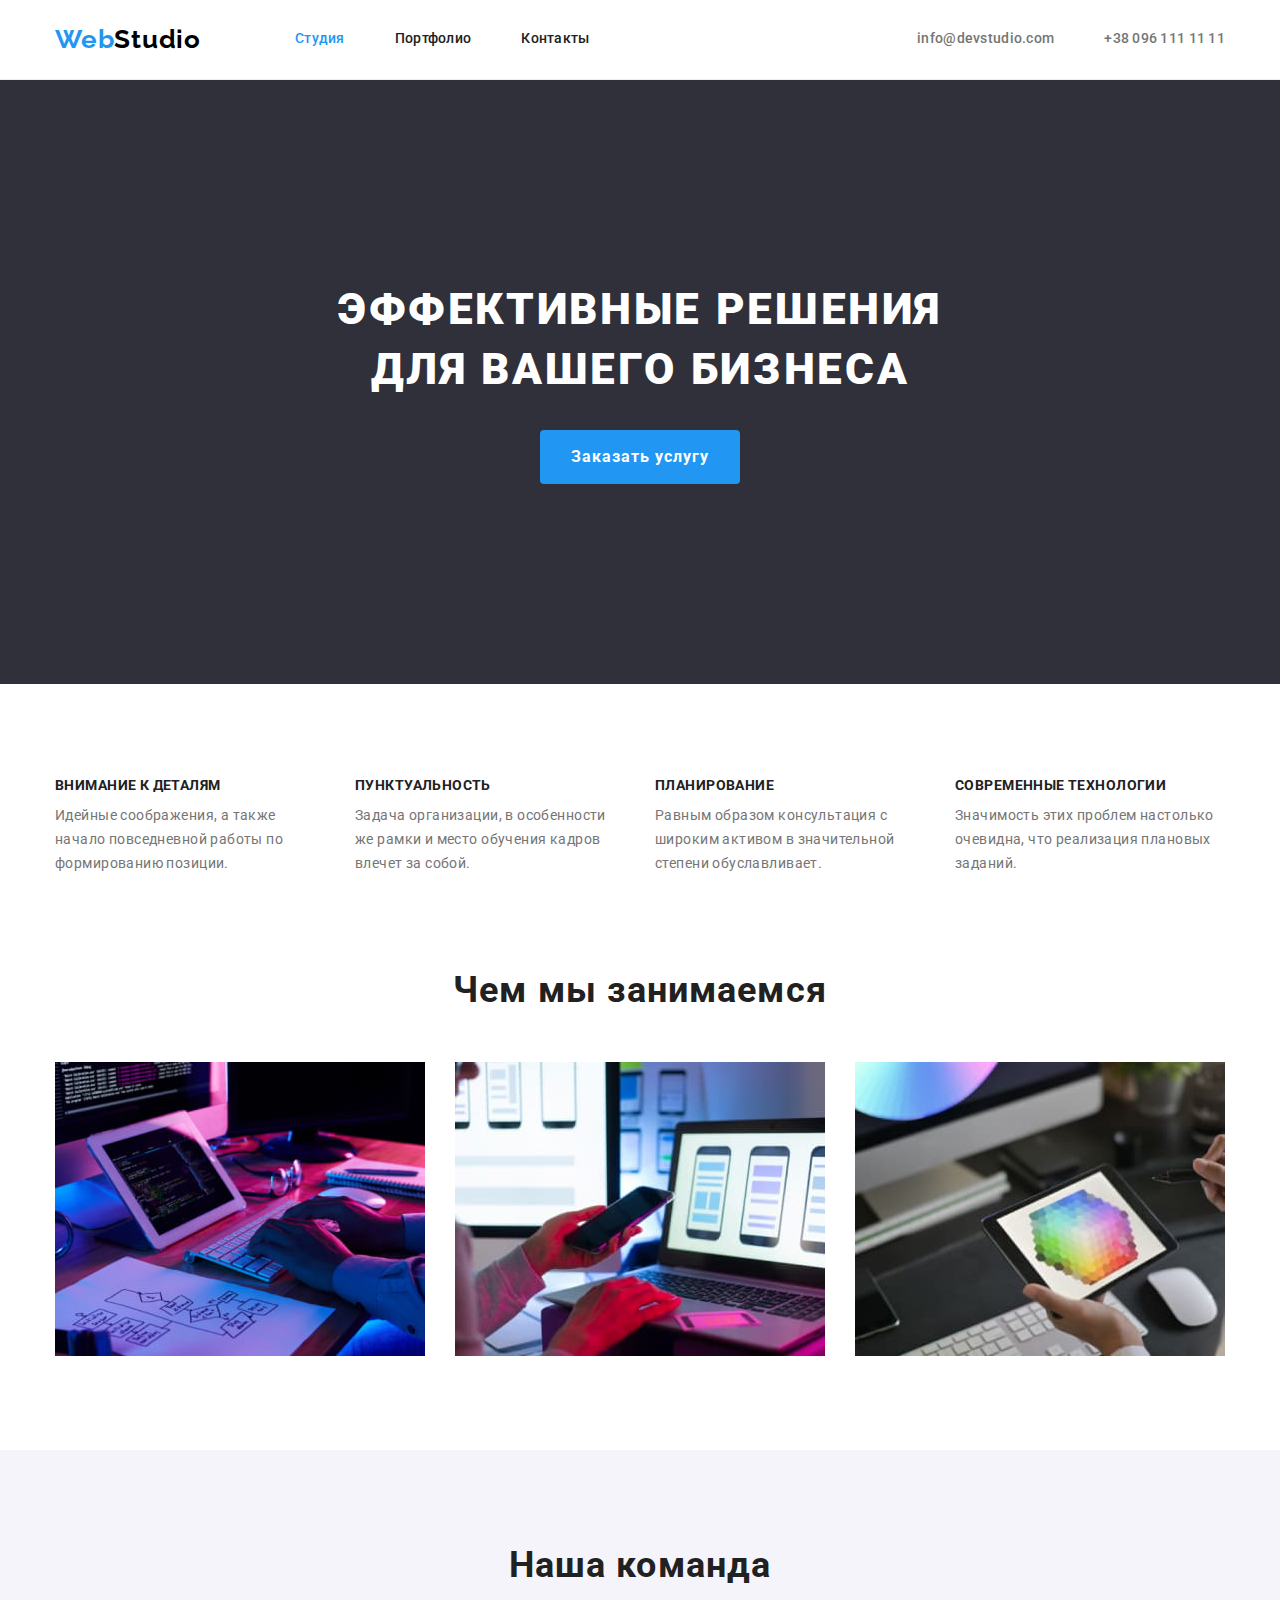
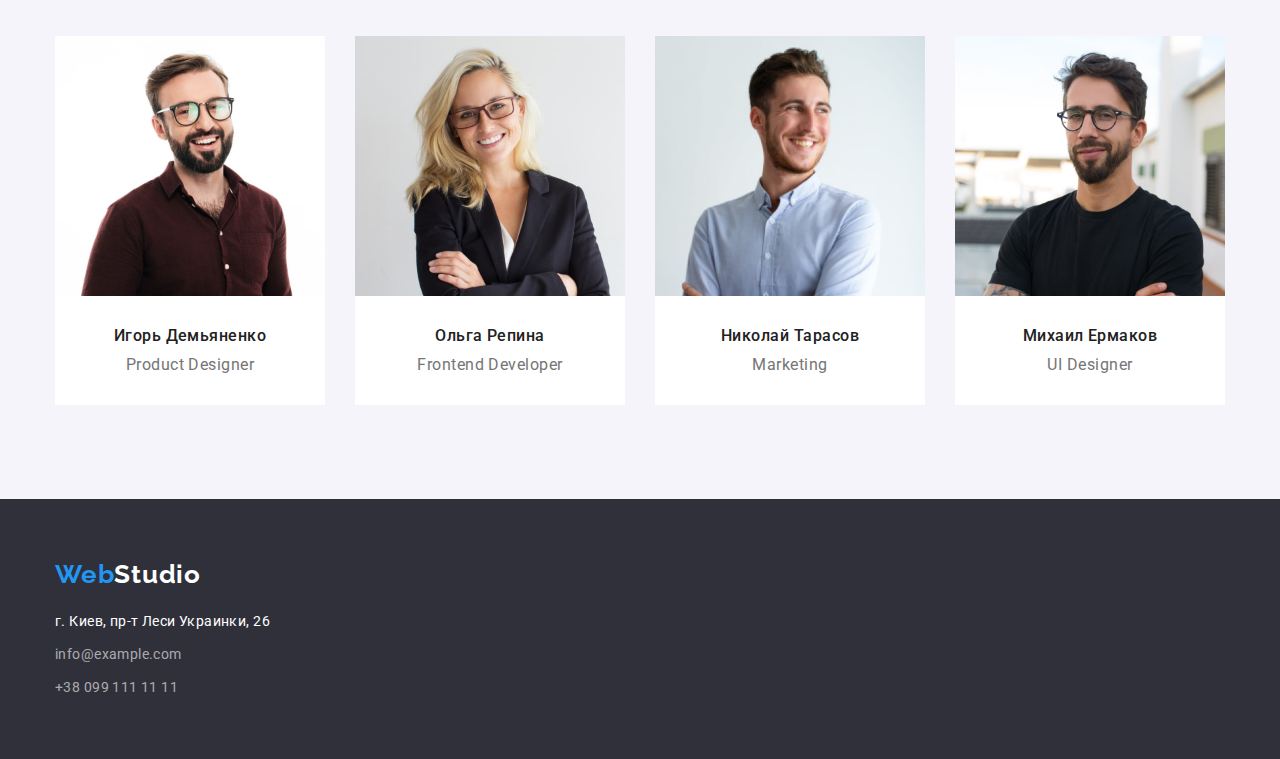
<file: index.html>
<!DOCTYPE html>
<html lang="ru">
  <head>
    <meta charset="UTF-8" />
    <meta http-equiv="X-UA-Compatible" content="IE=edge" />
    <meta name="viewport" content="width=device-width, initial-scale=1.0" />
    <title>Studio-Main</title>
    <!-- Google Fonts -->
    <link rel="preconnect" href="https://fonts.googleapis.com" />
    <link rel="preconnect" href="https://fonts.gstatic.com" crossorigin />
    <link
      href="https://fonts.googleapis.com/css2?family=Raleway:wght@700&family=Roboto:wght@400;500;700;900&display=swap"
      rel="stylesheet"
    />
    <!-- Modern Normalize -->
    <link
      rel="stylesheet"
      href="https://cdn.jsdelivr.net/npm/modern-normalize@1.1.0/modern-normalize.min.css"
    />
    <!-- Styles CSS -->
    <link rel="stylesheet" href="./CSS/styles.css" />
  </head>

  <body class="main-body">
    <!-- ===HEADER=== -->
    <header class="header">
      <div class="container hdr-container">
        <a id="WebStudio" href="#WebStudio" lang="en" class="logo link">
          Web<span class="h-logo-s">Studio</span>
        </a>
        <nav class="navigation">
          <ul class="nav-list hdr-container list">
            <li class="nav-list-item">
              <a class="nav-list-link current link" href="./index.html"
                >Студия</a
              >
            </li>
            <li class="nav-list-item">
              <a class="nav-list-link link" href="./portfolio.html"
                >Портфолио</a
              >
            </li>
            <li class="nav-list-item">
              <a class="nav-list-link link" href="./contacts.html">Контакты</a>
            </li>
          </ul>
        </nav>
        <ul class="header-contacts hdr-container list">
          <li class="header-contacts-list">
            <a
              class="header-contacts-list-item link"
              href="mailto:info@devstudio.com"
              >info@devstudio.com</a
            >
          </li>
          <li class="header-contacts-list">
            <a class="header-contacts-list-item link" href="tel:+380961111111"
              >+38 096 111 11 11</a
            >
          </li>
        </ul>
      </div>
    </header>

    <!-- ===MAIN=== -->
    <main class="main">
      <!-- MAIN - SECTION-1 "hero" -->
      <section class="hero">
        <h1 class="hero-title">
          Эффективные решения <br />
          для вашего бизнеса
        </h1>
        <button class="hero-btn" type="button">Заказать услугу</button>
      </section>

      <!-- MAIN - SECTION-2 "activity" (DIV-1, DIV-2) -->
      <section class="activity section">
        <!--Характерные черты компании-->
        <!-- DIV-1 - "description" -->
        <div class="description container">
          <h2 class="desc-title visually-hidden">Ориентиры компании</h2>
          <ul class="desc-list list">
            <li class="desc-list-item">
              <h3 class="desc-item-title">Внимание к деталям</h3>
              <p class="desc-item-text">
                Идейные соображения, а также начало повседневной работы по
                формированию позиции.
              </p>
            </li>
            <li class="desc-list-item">
              <h3 class="desc-item-title">Пунктуальность</h3>
              <p class="desc-item-text">
                Задача организации, в особенности же рамки и место обучения
                кадров влечет за собой.
              </p>
            </li>
            <li class="desc-list-item">
              <h3 class="desc-item-title">Планирование</h3>
              <p class="desc-item-text">
                Равным образом консультация с широким активом в значительной
                степени обуславливает.
              </p>
            </li>
            <li class="desc-list-item">
              <h3 class="desc-item-title">Современные технологии</h3>
              <p class="desc-item-text">
                Значимость этих проблем настолько очевидна, что реализация
                плановых заданий.
              </p>
            </li>
          </ul>
        </div>

        <!-- DIV-2 - "workspace" -->
        <div class="workspace container">
          <h2 class="workspace-title">Чем мы занимаемся</h2>
          <ul class="work-title-list list">
            <li class="work-list-item">
              <img
                class="work-item-img"
                src="./images/what-we-doing/box-1.jpg"
                alt="what-we-doing"
                width="370"
                height="294"
              />
            </li>
            <li class="work-list-item">
              <img
                class="work-item-img"
                src="./images/what-we-doing/box-2.jpg"
                alt="what-we-doing"
                width="370"
                height="294"
              />
            </li>
            <li class="work-list-item">
              <img
                class="work-item-img"
                src="./images/what-we-doing/box-3.jpg"
                alt="what-we-doing"
                width="370"
                height="294"
              />
            </li>
          </ul>
        </div>
      </section>

      <!-- MAIN - SECTION-3 "staff" -->
      <section class="staff section">
        <div class="container">
          <h2 class="staff-title">Наша команда</h2>
          <ul class="staff-list list">
            <li class="staff-list-person">
              <img
                class="staff-person-foto"
                src="./images/our-team/1-igor.jpg"
                alt="Игорь Демьяненко"
                width="270"
                height="260"
              />
              <div class="staff-person-wrapper">
                <h3 class="staff-person-name">Игорь Демьяненко</h3>
                <p lang="en" class="staff-person-position">Product Designer</p>
              </div>
            </li>
            <li class="staff-list-person">
              <img
                class="staff-person-foto"
                src="./images/our-team/2-olga.jpg"
                alt="Ольга Репина"
                width="270"
                height="260"
              />
              <div class="staff-person-wrapper">
                <h3 class="staff-person-name">Ольга Репина</h3>
                <p lang="en" class="staff-person-position">
                  Frontend Developer
                </p>
              </div>
            </li>
            <li class="staff-list-person">
              <img
                class="staff-person-foto"
                src="./images/our-team/3-nikolai.jpg"
                alt="Николай Тарасов"
                width="270"
                height="260"
              />
              <div class="staff-person-wrapper">
                <h3 class="staff-person-name">Николай Тарасов</h3>
                <p lang="en" class="staff-person-position">Marketing</p>
              </div>
            </li>
            <li class="staff-list-person">
              <img
                class="staff-person-foto"
                src="./images/our-team/4-michael.jpg"
                alt="Михаил Ермаков"
                width="270"
                height="260"
              />
              <div class="staff-person-wrapper">
                <h3 class="staff-person-name">Михаил Ермаков</h3>
                <p lang="en" class="staff-person-position">UI Designer</p>
              </div>
            </li>
          </ul>
        </div>
      </section>
    </main>

    <!-- ===FOOTER=== -->
    <footer class="footer">
      <div class="footer-wrapper container">
        <a href="#WebStudio" lang="en" class="logo link">
          Web<span class="f-logo-s">Studio</span>
        </a>
        <ul class="footer-list list">
          <li class="footer-list-item">
            <address class="address">
              <a
                class="address-link link"
                href="https://goo.gl/maps/XaURiA1SZvXJjhPf8"
                target="_blank"
                rel="noopener noreferrer"
                >г. Киев, пр-т Леси Украинки, 26
              </a>
            </address>
          </li>
          <li class="footer-list-item">
            <a
              class="footer-list-item-link link"
              href="mailto:info@example.com"
              target="_blank"
              rel="noopener noreferrer"
              >info@example.com
            </a>
          </li>
          <li class="footer-list-item">
            <a
              class="footer-list-item-link link"
              href="tel:+380991111111"
              target="_blank"
              rel="noopener noreferrer"
              >+38 099 111 11 11
            </a>
          </li>
        </ul>
      </div>
    </footer>
  </body>
</html>
</file>
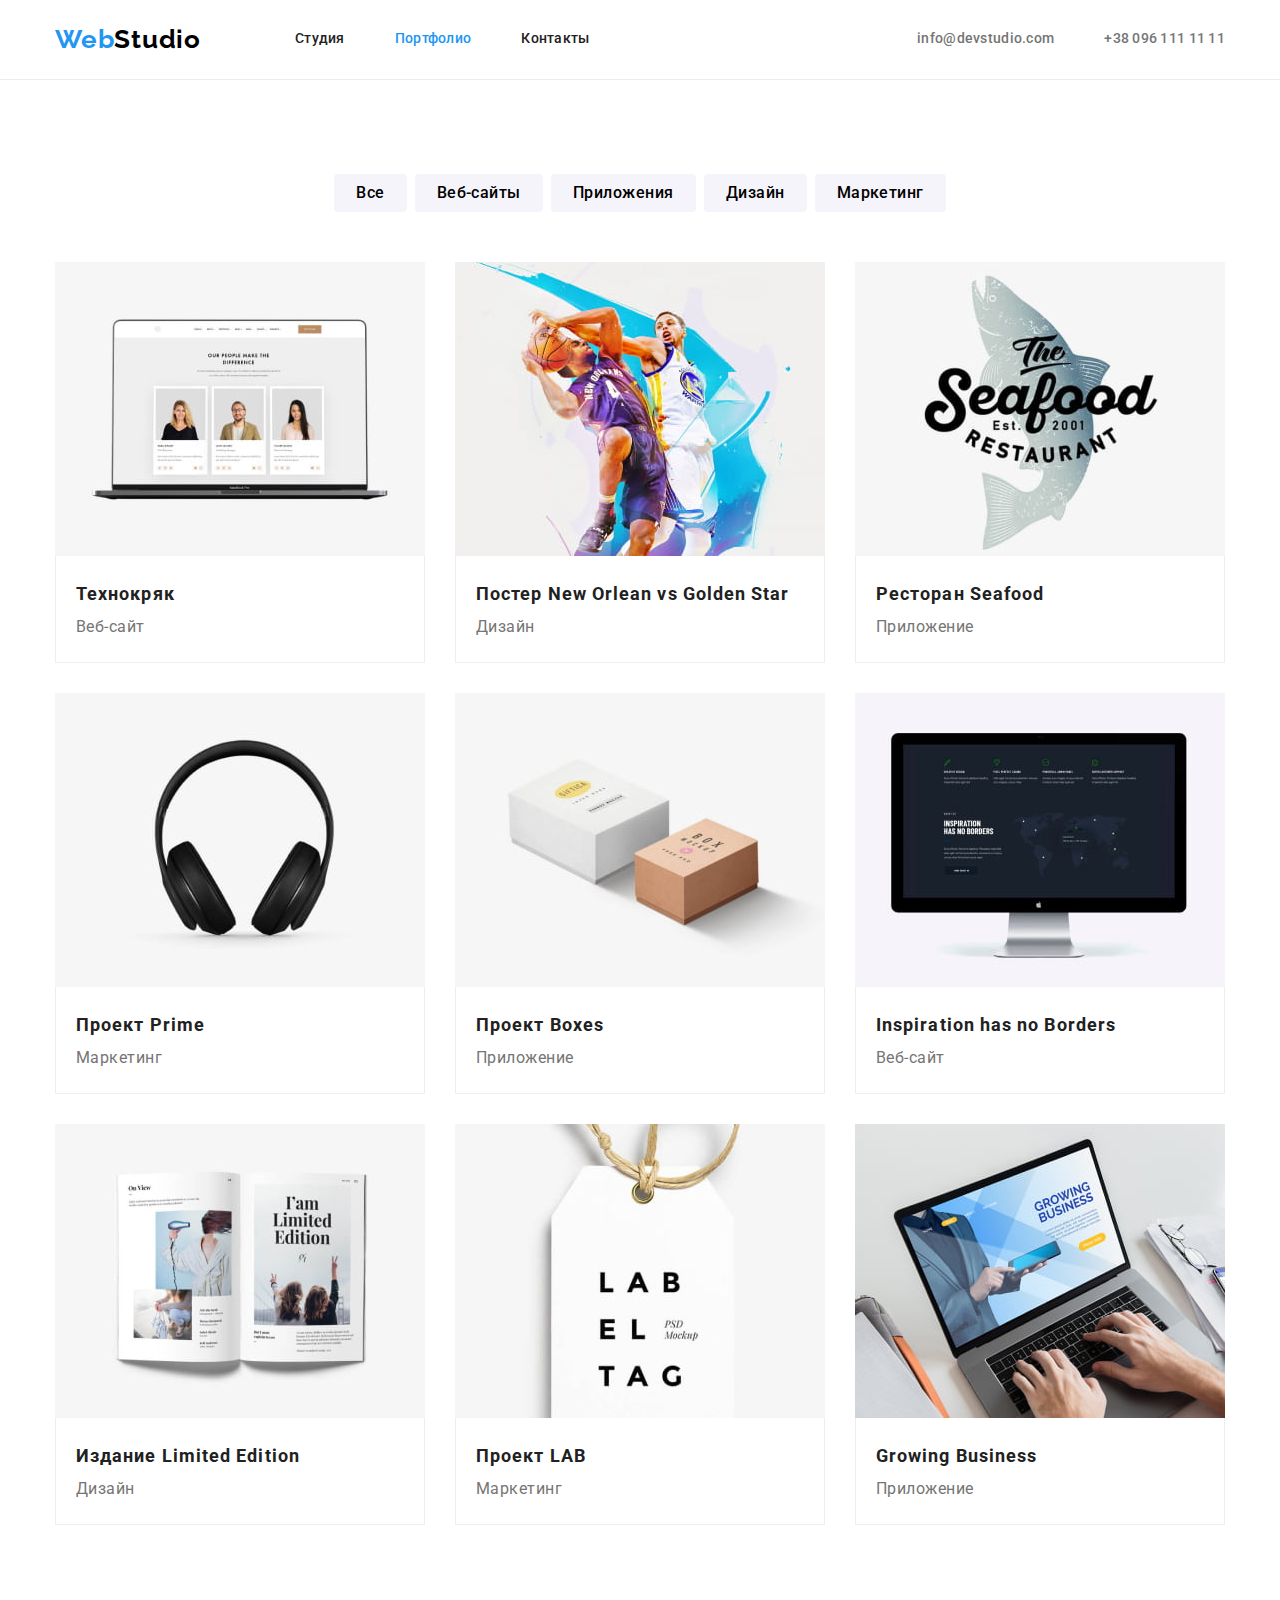
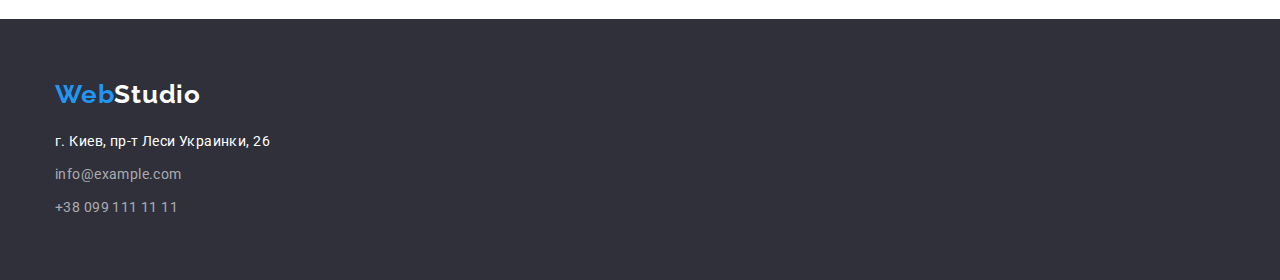
<file: portfolio.html>
<!DOCTYPE html>
<html lang="ru">
  <head>
    <meta charset="UTF-8" />
    <meta http-equiv="X-UA-Compatible" content="IE=edge" />
    <meta name="viewport" content="width=device-width, initial-scale=1.0" />
    <title>Studio-Main</title>
    <!-- Google Fonts -->
    <link rel="preconnect" href="https://fonts.googleapis.com" />
    <link rel="preconnect" href="https://fonts.gstatic.com" crossorigin />
    <link
      href="https://fonts.googleapis.com/css2?family=Raleway:wght@700&family=Roboto:wght@400;500;700;900&display=swap"
      rel="stylesheet"
    />
    <!-- Modern Normalize -->
    <link
      rel="stylesheet"
      href="https://cdn.jsdelivr.net/npm/modern-normalize@1.1.0/modern-normalize.min.css"
    />
    <!-- Styles CSS -->
    <link rel="stylesheet" href="./CSS/styles.css" />
  </head>

  <body class="main-body">
    <!-- ===HEADER=== -->
    <header class="header">
      <div class="container hdr-container">
        <a id="WebStudio" href="#WebStudio" lang="en" class="logo link">
          Web<span class="h-logo-s">Studio</span>
        </a>
        <nav class="navigation">
          <ul class="nav-list hdr-container list">
            <li class="nav-list-item">
              <a class="nav-list-link link" href="./index.html">Студия</a>
            </li>
            <li class="nav-list-item">
              <a class="nav-list-link current link" href="./portfolio.html"
                >Портфолио</a
              >
            </li>
            <li class="nav-list-item">
              <a class="nav-list-link link" href="./contacts.html">Контакты</a>
            </li>
          </ul>
        </nav>
        <ul class="header-contacts hdr-container list">
          <li class="header-contacts-list">
            <a
              class="header-contacts-list-item link"
              href="mailto:info@devstudio.com"
              >info@devstudio.com</a
            >
          </li>
          <li class="header-contacts-list">
            <a class="header-contacts-list-item link" href="tel:+380961111111"
              >+38 096 111 11 11</a
            >
          </li>
        </ul>
      </div>
    </header>

    <!-- =====PORTFOLIO-MAIN (H1 + SECTION)===== -->
    <main class="port-main">
      <section class="port-projects section">
        <div class="port-wrapper container">
          <h1 class="port-prj-title visually-hidden">Projects List</h1>
          <!-- ==UL-1 "prj-type"== -->
          <ul class="port-prj-type list">
            <li class="port-type-item">
              <button class="port-item-btn" type="button">Все</button>
            </li>
            <li class="port-type-item">
              <button class="port-item-btn" type="button">Веб-сайты</button>
            </li>
            <li class="port-type-item">
              <button class="port-item-btn" type="button">Приложения</button>
            </li>
            <li class="port-type-item">
              <button class="port-item-btn" type="button">Дизайн</button>
            </li>
            <li class="port-type-item">
              <button class="port-item-btn" type="button">Маркетинг</button>
            </li>
          </ul>

          <!-- ==UL-2 "prj-list"== -->
          <ul class="port-prj-list">
            <li class="port-list-item list">
              <img
                class="port-item-img"
                src="./images/portfolio/1-technokryak.jpg"
                alt="Технокряк"
                width="370"
                height="294"
              />
              <div class="port-item-wrapper">
                <h3 class="port-item-title">Технокряк</h3>
                <p class="port-item-type">Веб-сайт</p>
              </div>
            </li>
            <li class="port-list-item list">
              <img
                class="port-item-img"
                src="./images/portfolio/2-basketball.jpg"
                alt="Постер New Orlean vs Golden Star"
                width="370"
                height="294"
              />
              <div class="port-item-wrapper">
                <h3 class="port-item-title">
                  Постер New Orlean vs Golden Star
                </h3>
                <p class="port-item-type">Дизайн</p>
              </div>
            </li>
            <li class="port-list-item list">
              <img
                class="port-item-img"
                src="./images/portfolio/3-seafood.jpg"
                alt="Ресторан Seafood"
                width="370"
                height="294"
              />
              <div class="port-item-wrapper">
                <h3 class="port-item-title">Ресторан Seafood</h3>
                <p class="port-item-type">Приложение</p>
              </div>
            </li>
            <li class="port-list-item list">
              <img
                class="port-item-img"
                src="./images/portfolio/4-prime.jpg"
                alt="Проект Prime"
                width="370"
                height="294"
              />
              <div class="port-item-wrapper">
                <h3 class="port-item-title">Проект Prime</h3>
                <p class="port-item-type">Маркетинг</p>
              </div>
            </li>
            <li class="port-list-item list">
              <img
                class="port-item-img"
                src="./images/portfolio/5-boxes.jpg"
                alt="Проект Boxes"
                width="370"
                height="294"
              />
              <div class="port-item-wrapper">
                <h3 class="port-item-title">Проект Boxes</h3>
                <p class="port-item-type">Приложение</p>
              </div>
            </li>
            <li class="port-list-item list">
              <img
                class="port-item-img"
                src="./images/portfolio/6-inspiration.jpg"
                alt="Inspiration has no Borders"
                width="370"
                height="294"
              />
              <div class="port-item-wrapper">
                <h3 class="port-item-title">Inspiration has no Borders</h3>
                <p class="port-item-type">Веб-сайт</p>
              </div>
            </li>
            <li class="port-list-item list">
              <img
                class="port-item-img"
                src="./images/portfolio/7-limited-edition.jpg"
                alt="Издание Limited Edition"
                width="370"
                height="294"
              />
              <div class="port-item-wrapper">
                <h3 class="port-item-title">Издание Limited Edition</h3>
                <p class="port-item-type">Дизайн</p>
              </div>
            </li>
            <li class="port-list-item list">
              <img
                class="port-item-img"
                src="./images/portfolio/8-lab.jpg"
                alt="Проект LAB"
                width="370"
                height="294"
              />
              <div class="port-item-wrapper">
                <h3 class="port-item-title">Проект LAB</h3>
                <p class="port-item-type">Маркетинг</p>
              </div>
            </li>
            <li class="port-list-item list">
              <img
                class="port-item-img"
                src="./images/portfolio/9-growing-business.jpg"
                alt="Growing Business"
                width="370"
                height="294"
              />
              <div class="port-item-wrapper">
                <h3 class="port-item-title">Growing Business</h3>
                <p class="port-item-type">Приложение</p>
              </div>
            </li>
          </ul>
        </div>
      </section>
    </main>
    <!-- =====PORTFOLIO-MAIN END (H1 + SECTION)===== -->

    <!-- ===FOOTER=== -->
    <footer class="footer">
      <div class="footer-wrapper container">
        <a href="#WebStudio" lang="en" class="logo link">
          Web<span class="f-logo-s">Studio</span>
        </a>
        <ul class="footer-list list">
          <li class="footer-list-item">
            <address class="address">
              <a
                class="address-link link"
                href="https://goo.gl/maps/XaURiA1SZvXJjhPf8"
                target="_blank"
                rel="noopener noreferrer"
                >г. Киев, пр-т Леси Украинки, 26
              </a>
            </address>
          </li>
          <li class="footer-list-item">
            <a
              class="footer-list-item-link link"
              href="mailto:info@example.com"
              target="_blank"
              rel="noopener noreferrer"
              >info@example.com
            </a>
          </li>
          <li class="footer-list-item">
            <a
              class="footer-list-item-link link"
              href="tel:+380991111111"
              target="_blank"
              rel="noopener noreferrer"
              >+38 099 111 11 11
            </a>
          </li>
        </ul>
      </div>
    </footer>
  </body>
</html>
</file>
<file: CSS/styles.css>
/* CSS rules to specify families
font-family: 'Raleway', sans-serif;
font-family: 'Roboto', sans-serif; */

:root {
  --accent-color: #2196f3;
  --main-text-color: #212121;
  --secondary-text-color: #757575;
  --header-logo-sec-color: #000000;
  --header-border-btm-cl: #ececec;
  --background-color-light: #ffffff;
  --secondary-bg-color-light: #f5f4fa;
  --secondary-bg-color-dark: #2f303a;
  --hero-btn-hover-color: #188ce8;
  --hero-text-color: #ffffff;
  --portfolio-btn-active-color: #ffffff;
  --border-color: #eeeeee;
  --adress-color: #ffffff;
  --footer-logo-sec-color: #ffffff;
  --footer-link-color: rgba(255, 255, 255, 0.6);
}

h1,
h2,
h3,
h4,
h5,
h6,
p {
  margin-top: 0;
  margin-bottom: 0;
}
ul,
ol {
  margin-top: 0;
  margin-bottom: 0;
  padding-left: 0;
}
img {
  display: block;
  max-width: 100%;
  height: auto;
}

.visually-hidden {
  /* Main - Характерные черты компании */
  /* Portfolio - Projects List */
  position: absolute;
  width: 1px;
  height: 1px;
  margin: -1px;
  padding: 0;
  overflow: hidden;
  border: 0;
  clip: rect(0 0 0 0);
}
.list {
  list-style: none;
}
.link {
  text-decoration: none;
}
.section {
  padding-top: 94px;
  padding-bottom: 94px;
}
.container {
  width: 1200px;
  margin-left: auto;
  padding-left: 15px;
  margin-right: auto;
  padding-right: 15px;
}

/* .outline {
  outline: 2px solid tomato;
} */
/* === START COMPONENTS=== */

.logo {
  /* Logo used to header and footer */
  font-family: "Raleway", sans-serif;
  font-weight: 700;
  font-size: 26px;
  line-height: 1.19;
  letter-spacing: 0.03em;
  color: var(--accent-color);
}
.h-logo-s {
  color: var(--header-logo-sec-color);
}
.navigation,
.header-contacts-list {
  font-weight: 500;
  font-size: 14px;
  line-height: 1.14;
  letter-spacing: 0.02em;
}
/* === END COMPONENTS=== */

.main-body {
  font-family: "Roboto", sans-serif;
  color: var(--main-text-color);
}

/* ===HEADER=== */
.header {
  border-bottom: 1px solid var(--header-border-btm-cl);
  padding-top: 24px;
  padding-bottom: 24px;
  background-color: var(--background-color-light);
}

.hdr-container {
  display: flex;
  align-items: center;
}
.navigation {
  margin-left: 94px;
}
.nav-list {
}
.nav-list-item:not(:first-child) {
  margin-left: 50px;
}
.nav-list-link {
  color: inherit;
}
.nav-list-link:hover,
.nav-list-link:focus {
  color: var(--accent-color);
}
.nav-list .nav-list-link.current {
  color: var(--accent-color);
}

.header-contacts {
  margin-left: auto;
}
.header-contacts-list:not(:first-child) {
  margin-left: 50px;
}

.header-contacts-list-item {
  color: var(--secondary-text-color);
}
.header-contacts-list-item:hover,
.header-contacts-list-item:focus {
  color: var(--accent-color);
}
/* ===HEADER END=== */

/* ===MAIN=== */
/* MAIN - SECTION-1 "hero" */
.main {
}
.hero {
  background-color: var(--secondary-bg-color-dark);
  text-align: center;
  padding-top: 200px;
  padding-bottom: 200px;
}
.hero-title {
  margin-bottom: 30px;
  font-weight: 900;
  font-size: 44px;
  line-height: 1.36;
  letter-spacing: 0.06em;
  text-transform: uppercase;
  color: var(--hero-text-color);
}
.hero-btn {
  background-color: var(--accent-color);
  border: 2px solid transparent;
  border-radius: 4px;
  min-width: 200px;

  padding-top: 10px;
  padding-bottom: 10px;
  padding-right: 28px;
  padding-left: 28px;

  font-weight: 700;
  font-size: 16px;
  line-height: 1.88;
  letter-spacing: 0.06em;
  cursor: pointer;
  color: var(--hero-text-color);
}
.hero-btn:hover,
.hero-btn:focus {
  background-color: var(--hero-btn-hover-color);
}

/* MAIN - SECTION-2 "activity" (DIV-1, DIV-2) */
/* DIV-1 - "description" */
.activity {
}
.description {
}
.desc-title {
}
.desc-list {
  display: flex;
}
.desc-list-item:not(:first-child) {
  margin-left: 30px;
}
.desc-list-item {
  flex-basis: calc((100% - 90px) / 4);
}
.desc-item-title {
  font-weight: 700;
  font-size: 14px;
  line-height: 1.14;
  letter-spacing: 0.03em;
  text-transform: uppercase;
}
.desc-item-text {
  margin-top: 10px;
  font-weight: 400;
  font-size: 14px;
  line-height: 1.71;
  letter-spacing: 0.03em;
  color: var(--secondary-text-color);
}

/* DIV-2 - "workspace" */
.workspace {
  margin-top: 94px;
}
.workspace-title {
  margin-bottom: 50px;
}
.workspace-title,
.staff-title {
  font-weight: 700;
  font-size: 36px;
  line-height: 1.17;
  text-align: center;
  letter-spacing: 0.03em;
}
.work-title-list {
  display: flex;
}
.work-list-item {
  flex-basis: calc((100% - 60px) / 3);
}
.work-list-item:not(:first-child) {
  margin-left: 30px;
}
.work-item-img {
}

/* MAIN - SECTION-3 "staff" */
.staff {
  background: var(--secondary-bg-color-light);
}
.staff-title {
  margin-bottom: 50px;
}
.staff-list {
  display: flex;
}
.staff-list-person {
  background-color: var(--background-color-light);
  flex-basis: calc((100% - 90px) / 4);
}
.staff-list-person:not(:first-child) {
  margin-left: 30px;
}
.staff-person-foto {
}
.staff-person-wrapper {
  border: 1px solid var(--background-color-light);
  border-top: none;
  border-bottom-right-radius: 4px;
  border-bottom-right-radius: 4px;
  padding: 30px;
}
.staff-person-name {
  margin-bottom: 10px;
  font-weight: 500;
  font-size: 16px;
  line-height: 1.19;
  text-align: center;
  letter-spacing: 0.03em;
}
.staff-person-position {
  font-weight: 400;
  font-size: 16px;
  line-height: 1.19;
  text-align: center;
  letter-spacing: 0.03em;
  color: var(--secondary-text-color);
}
/* ===MAIN END=== */

/* =====PORTFOLIO-MAIN (H1 + SECTION)===== */
.port-main {
}

/* ====SECTION "port-projects" (UL-1 + UL-2)==== */
.port-projects {
}
.port-wrapper {
}

/* ===H1 - hidden=== */
.port-prj-title {
}

/* ==UL-1 "prj-type"== */
.port-prj-type {
  display: flex;
  justify-content: center;
  margin-bottom: 50px;
}
.port-type-item {
}
.port-type-item:not(:first-child) {
  margin-left: 8px;
}
.port-item-btn {
  background-color: var(--secondary-bg-color-light);

  border: 2px solid transparent;
  border-radius: 4px;

  padding-top: 4px;
  padding-bottom: 4px;
  padding-right: 20px;
  padding-left: 20px;

  font-family: inherit;
  font-weight: 500;
  font-size: 16px;
  line-height: 1.63;
  letter-spacing: 0.03em;
  cursor: pointer;
}
.port-item-btn:hover,
.port-item-btn:focus {
  background-color: var(--accent-color);
  color: var(--portfolio-btn-active-color);
}

/* ==UL-2 "prj-list"== */
.port-prj-list {
  display: flex;
  flex-wrap: wrap;
  margin-top: -30px;
  margin-left: -30px;
}
.port-list-item {
  margin-top: 30px;
  margin-left: 30px;
  flex-basis: calc((100% - 90px) / 3);
}
.port-list-item:not(:nth-child(3n + 1)) {
  margin-left: 30px;
}
.port-item-img {
}
.port-item-wrapper {
  box-sizing: border-box;
  border: 1px solid var(--border-color);
  border-top: none;
  padding-top: 20px;
  padding-bottom: 20px;
  padding-right: 20px;
  padding-left: 20px;
}
.port-item-title {
  font-weight: 700;
  font-size: 18px;
  line-height: 2;
  letter-spacing: 0.06em;
}
.port-item-type {
  font-weight: 400;
  font-size: 16px;
  line-height: 1.88;
  letter-spacing: 0.03em;
  color: var(--secondary-text-color);
}
/* =====PORTFOLIO-MAIN END (H1 + SECTION)===== */

/* ===FOOTER=== */
.footer {
  background-color: var(--secondary-bg-color-dark);
  padding-top: 60px;
  padding-bottom: 60px;
}
.footer-wrapper {
}
.f-logo-s {
  color: var(--footer-logo-sec-color);
}
.footer-list {
  margin-top: 20px;
  font-weight: 400;
  font-size: 14px;
  line-height: 1.71;
  letter-spacing: 0.03em;
}
.footer-list-item {
}
.footer-list-item:not(:first-child) {
  margin-top: 9px;
}
.address {
  font-style: normal;
}
.address-link {
  color: var(--adress-color);
}
.address-link:hover,
.address-link:focus {
  color: var(--accent-color);
}
.footer-list-item-link {
  color: var(--footer-link-color);
}
.footer-list-item-link:hover,
.footer-list-item-link:focus {
  color: var(--accent-color);
}
/* ===FOOTER END=== */
</file>
